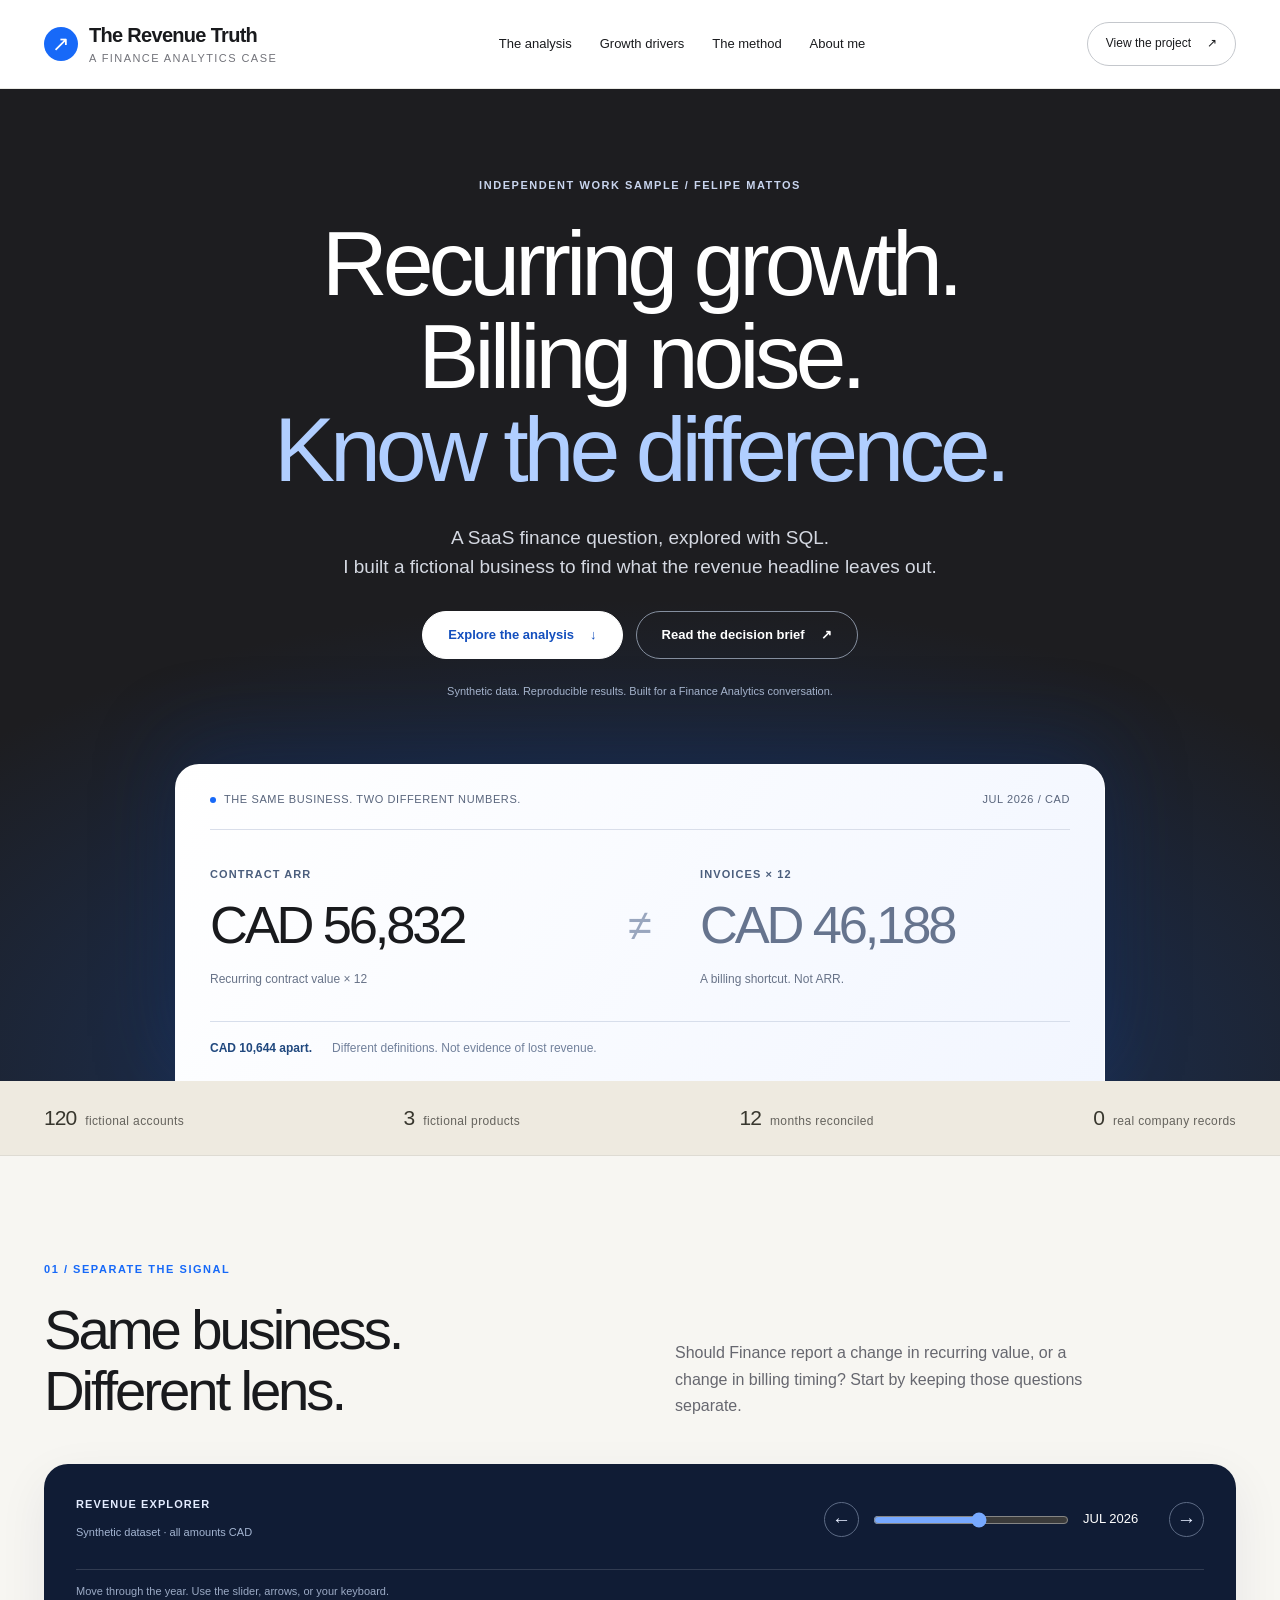
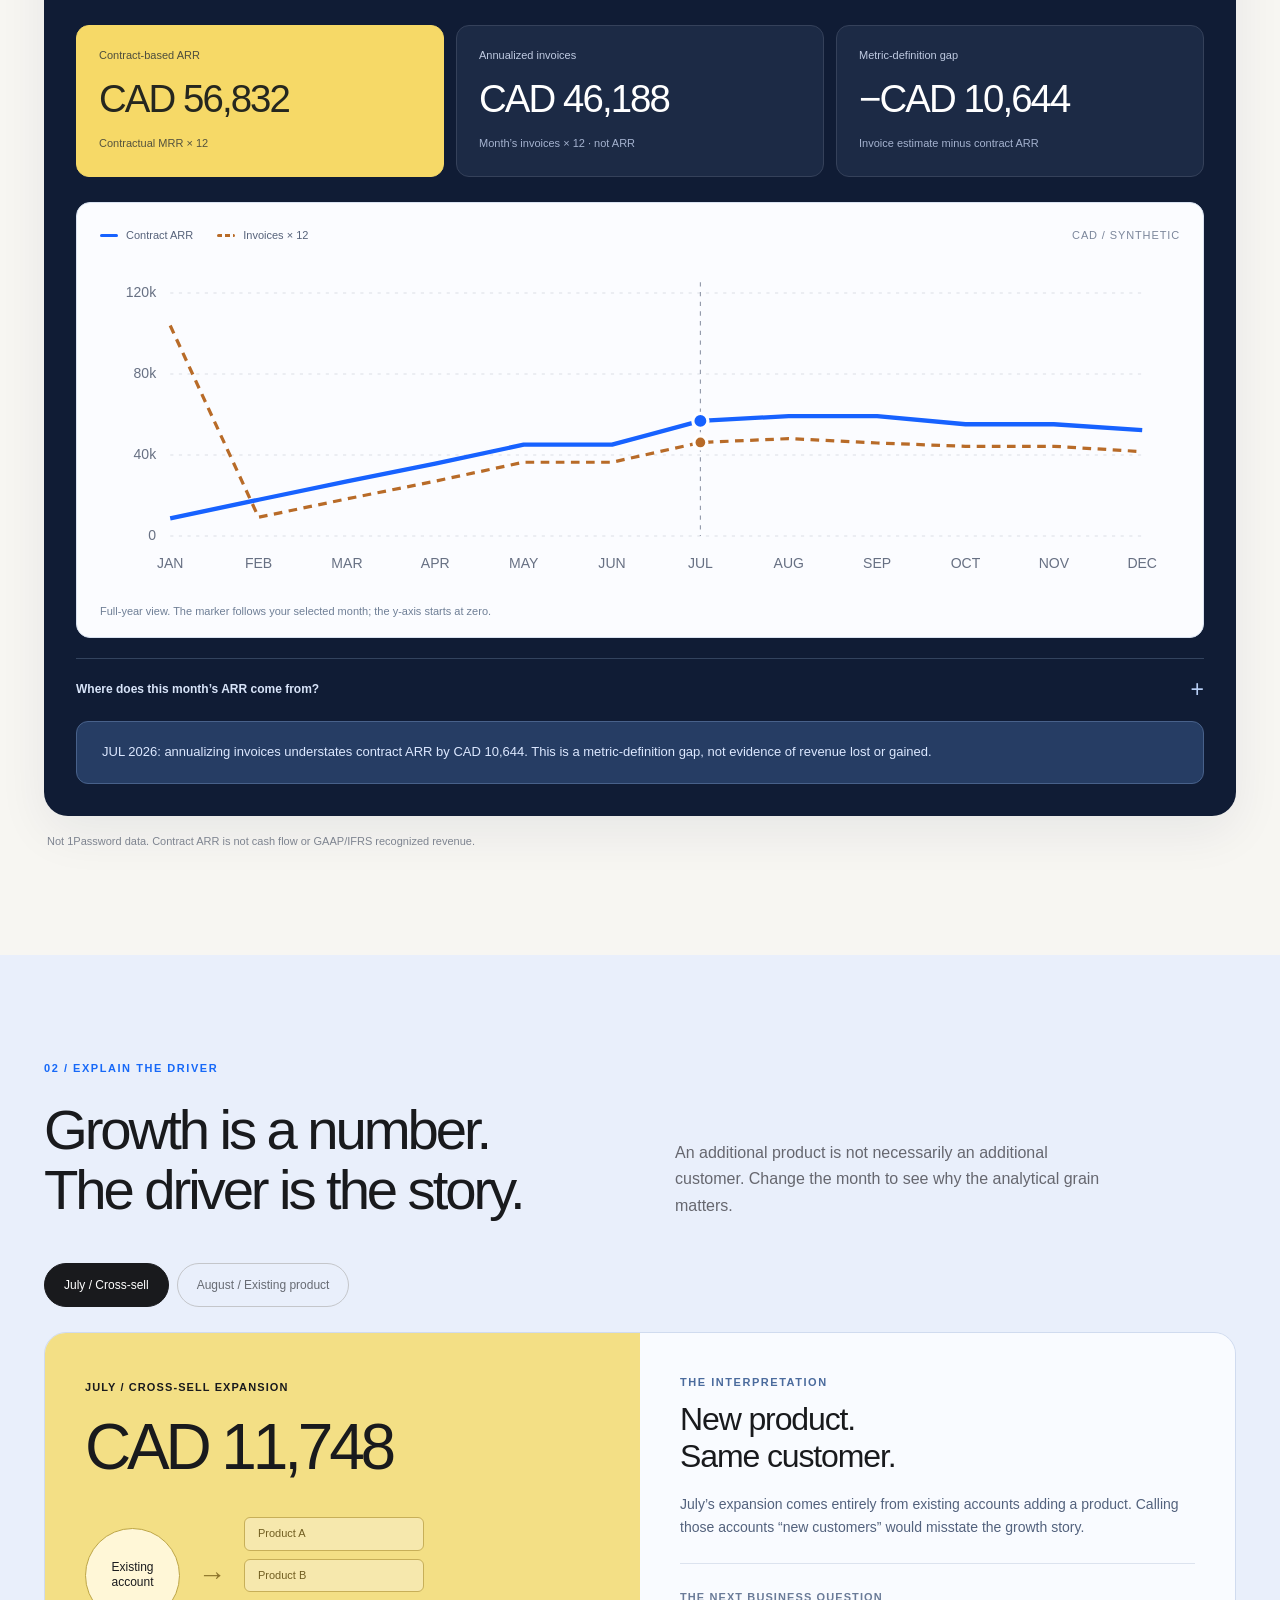
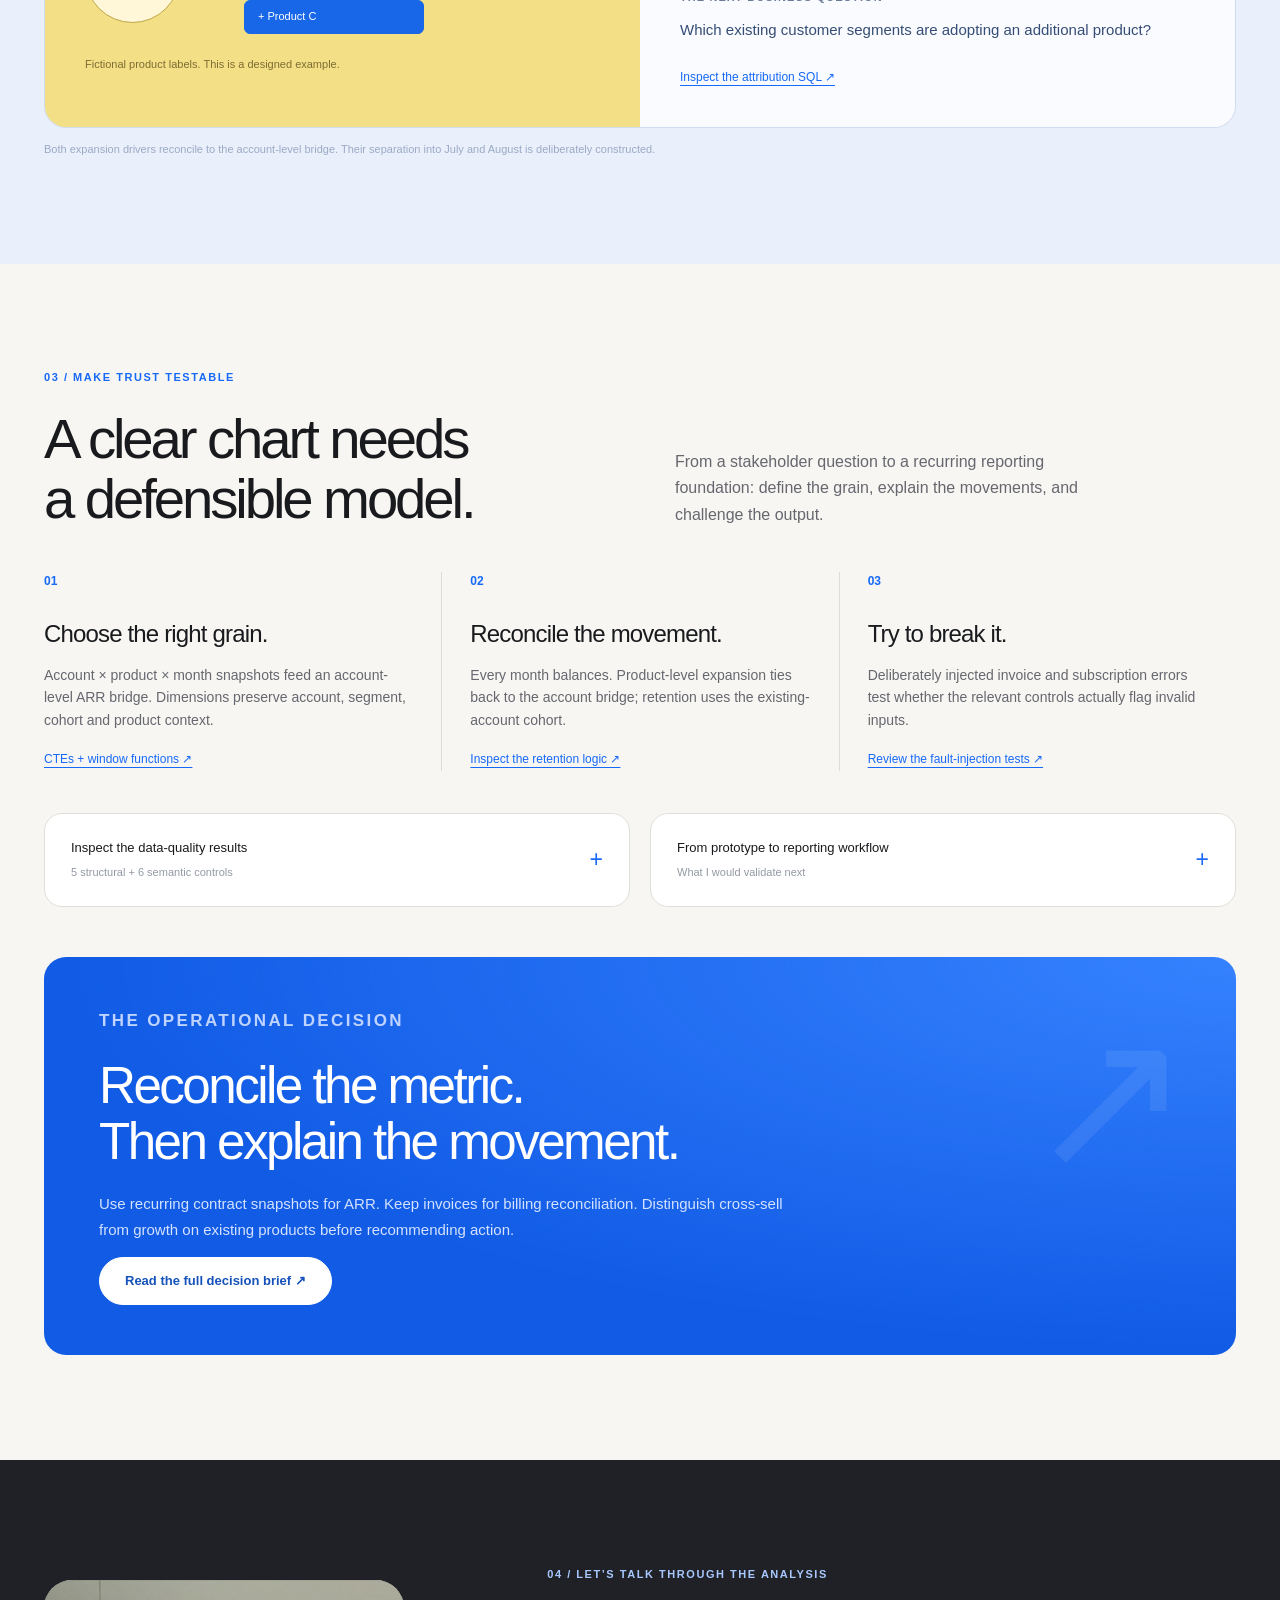
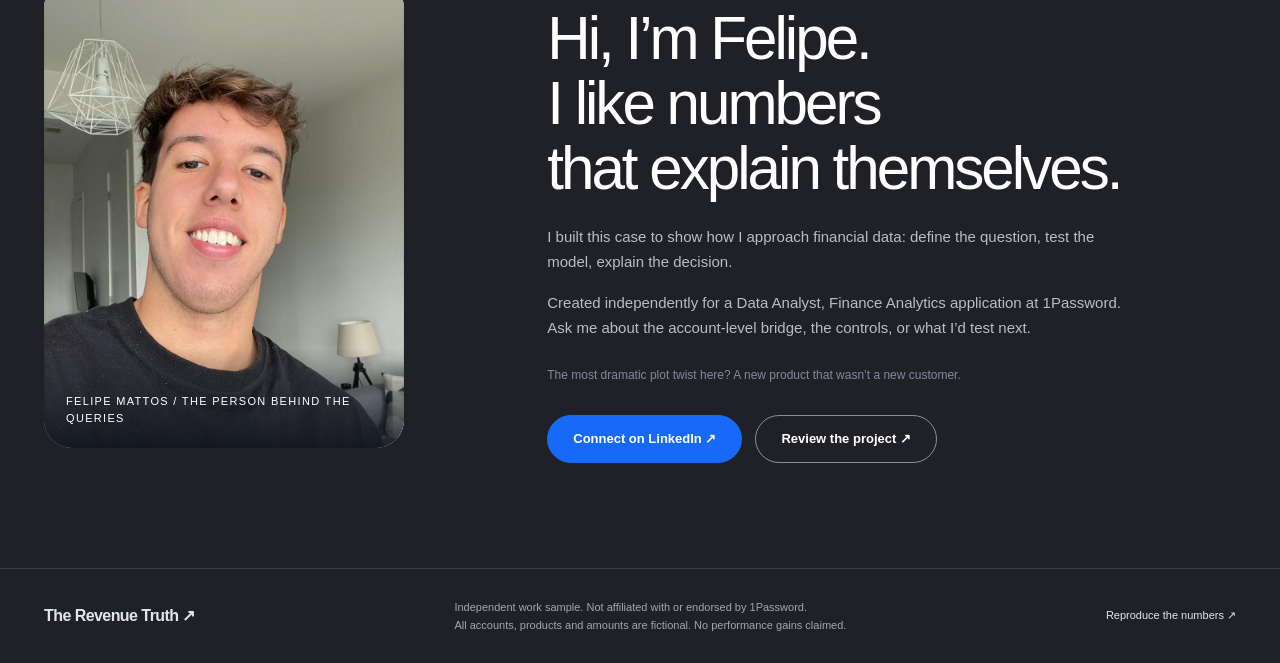
<file: index.html>
<!doctype html>
<html lang="en"><head><meta charset="utf-8"><meta name="viewport" content="width=device-width,initial-scale=1">
<meta name="theme-color" content="#1b1b20"><title>The Revenue Truth — Finance analytics by Felipe Mattos</title>
<meta name="description" content="A reproducible, interactive SaaS finance case study. Separate contract ARR from billing timing, explain expansion, and test the model. Independent work by Felipe Mattos.">
<style>:root{--paper:#f7f6f2;--white:#fff;--ink:#191a1d;--muted:#66676f;--blue:#1769f8;--blue-deep:#123c87;--navy:#101c35;--yellow:#f8d862;--line:#dcddd9;--radius:24px;--font:"Inter",Arial,Helvetica,sans-serif}*{box-sizing:border-box}html{scroll-behavior:smooth;scroll-padding-top:100px}body{margin:0;background:var(--paper);color:var(--ink);font:16px/1.6 var(--font);-webkit-font-smoothing:antialiased}button,input,select{font:inherit}button,a,input,summary{-webkit-tap-highlight-color:transparent}button{cursor:pointer}a{color:inherit;text-underline-offset:4px}img,svg{display:block;max-width:100%}h1,h2,h3,p{margin-top:0}h1,h2,h3{font-weight:500}h1,h2{letter-spacing:-.055em}h3{letter-spacing:-.035em}a:focus-visible,button:focus-visible,input:focus-visible,summary:focus-visible{outline:3px solid #3c8fff;outline-offset:5px}.wrap{width:min(1200px,calc(100% - 88px));margin-inline:auto}.sr-only{position:absolute;width:1px;height:1px;padding:0;margin:-1px;overflow:hidden;clip:rect(0,0,0,0);white-space:nowrap;border:0}.skip{position:fixed;left:20px;top:-90px;background:white;padding:12px 20px;border-radius:8px;z-index:100}.skip:focus{top:12px}.site-header{position:sticky;top:0;z-index:30;background:rgba(255,255,255,.96);border-bottom:1px solid #e9e9e4;backdrop-filter:blur(14px)}.site-header .wrap,.header-inner{height:88px;display:flex;align-items:center;justify-content:space-between;gap:32px}.brand{display:flex;align-items:center;gap:11px;text-decoration:none;font-weight:700;letter-spacing:-.035em;font-size:20px;line-height:1.15}.brand-mark{display:grid;place-items:center;width:34px;height:34px;border-radius:50%;background:var(--blue);color:#fff;font-size:21px;font-weight:500;flex:none}.nav{display:flex;align-items:center;gap:28px}.nav a{font-size:13px;text-decoration:none;font-weight:500}.nav a:hover{color:var(--blue)}.nav-cta{background:var(--ink);color:#fff!important;border-radius:50px;padding:11px 20px}.menu-toggle{display:none}.hero{background:radial-gradient(ellipse 85% 57% at 50% 100%,#154caa 0%,#1c2941 47%,#1d1d20 85%);color:white;padding:88px 0 0;overflow:hidden;text-align:center}.eyebrow{text-transform:uppercase;letter-spacing:.14em;font-size:11px;font-weight:650;line-height:1.5;margin-bottom:23px}.hero .eyebrow{color:#c9d5ee}.hero h1{font-size:clamp(58px,7.15vw,104px);line-height:1.02;max-width:1000px;margin:0 auto 26px;font-weight:400}.hero h1 em{font-style:normal;color:#a5c6ff}.hero-copy{font-size:19px;line-height:1.55;max-width:640px;margin:0 auto;color:#d4d8e1}.hero-actions{display:flex;justify-content:center;align-items:center;gap:13px;flex-wrap:wrap;margin-top:30px}.button{display:inline-flex;align-items:center;justify-content:center;gap:16px;min-height:48px;border:1px solid currentColor;border-radius:50px;padding:12px 25px;font-size:13px;font-weight:600;text-decoration:none;transition:background .2s,transform .2s}.button:hover{transform:translateY(-2px)}.button.primary{background:var(--blue);border-color:var(--blue);color:white}.hero .button.primary{background:white;border-color:white;color:#134fbe}.button.secondary{background:transparent;color:inherit;border-color:#858f9f}.hero-stage{position:relative;text-align:left;max-width:930px;margin:62px auto 0;padding:26px 34px 20px;background:linear-gradient(125deg,#fff 0%,#f2f6ff 100%);color:var(--ink);border:1px solid #ffffffa3;border-bottom:0;border-radius:24px 24px 0 0;box-shadow:0 -20px 80px #102d6660;transform:translateY(1px)}.stage-header{display:flex;align-items:center;justify-content:space-between;gap:20px;padding-bottom:18px;border-bottom:1px solid #d7deeb;font-size:11px;color:#5d6678;letter-spacing:.08em;text-transform:uppercase}.stage-status{display:inline-flex;gap:7px;align-items:center}.stage-status:before{content:"";width:6px;height:6px;border-radius:50%;background:var(--blue)}.hero-number{font-size:clamp(45px,5.2vw,70px);font-weight:500;line-height:1.2;letter-spacing:-.055em;margin:17px 0 0}.hero-comparison{font-size:13px;color:#5f6b7f}.hero-mini-chart{width:100%;height:120px;margin-top:10px}.hero-footnote{font-size:11px;color:#788298;margin:8px 0 0}.scope-strip{background:#eeeae0;border-bottom:1px solid #dedbd3;color:#65635d;padding:20px 0;font-size:11px;letter-spacing:.035em}.scope-strip .wrap{display:flex;align-items:center;justify-content:space-between;gap:18px;flex-wrap:wrap}.scope-strip strong{font-weight:600;color:#34332f}.section{padding:105px 0}.section-head{display:grid;grid-template-columns:1fr 1fr;gap:70px;align-items:end;margin-bottom:42px}.section-number{display:block;font-size:11px;font-weight:600;text-transform:uppercase;letter-spacing:.13em;color:var(--blue);margin-bottom:19px}.section h2{font-size:clamp(40px,4.4vw,64px);line-height:1.08;margin-bottom:0;max-width:720px}.section-intro{font-size:16px;line-height:1.65;color:var(--muted);max-width:440px;margin-bottom:2px}.analysis-shell{background:var(--navy);color:white;border-radius:var(--radius);padding:32px;box-shadow:0 16px 50px #13214012}.analysis-toolbar{display:flex;justify-content:space-between;align-items:center;gap:30px;padding-bottom:25px;border-bottom:1px solid #ffffff23}.analysis-toolbar h3{font-size:18px;margin:0}.analysis-toolbar p{font-size:11px;color:#b6bfd2;margin:4px 0 0}.month-control{display:flex;gap:12px;align-items:center;min-width:240px}.month-control label{font-size:11px;white-space:nowrap;color:#c1ccdf}.month-control select{color:#fff;background:#223251;border:1px solid #5b6b88;border-radius:8px;padding:9px 11px;min-height:44px}.month-control input{accent-color:#77a9ff;min-width:80px;width:140px}.month-control output{font-size:13px;white-space:nowrap;min-width:74px}.month-nav{display:flex;gap:5px}.month-nav button{height:36px;width:36px;background:transparent;border:1px solid #64708a;border-radius:50%;color:white}.metrics{display:grid;grid-template-columns:repeat(3,minmax(0,1fr));gap:12px;margin:25px 0}.metric{padding:21px 22px;background:#1c2a45;border:1px solid #35415a;border-radius:13px}.metric.highlight{background:#f6d967;border-color:#f6d967;color:#25271f}.metric-label{display:block;color:#bfcae1;font-size:11px;font-weight:500}.highlight .metric-label{color:#4d4d3d}.metric-value{display:block;font-size:clamp(28px,3.1vw,43px);font-weight:500;letter-spacing:-.05em;line-height:1.3;margin:9px 0 5px;font-variant-numeric:tabular-nums}.metric-note{font-size:11px;color:#a4b2cf;line-height:1.4}.highlight .metric-note{color:#55533e}.chart-area{background:#14213b;border:1px solid #34415b;border-radius:14px;padding:24px 23px 16px}.chart-legend{display:flex;align-items:center;gap:24px;flex-wrap:wrap;font-size:11px;color:#d0d8e8;margin-bottom:22px}.chart-legend span{display:inline-flex;gap:8px;align-items:center}.chart-legend i{width:18px;height:3px;display:inline-block;background:#70a5ff;border-radius:2px}.chart-legend span:nth-child(2) i{background:#f8d862}.chart-svg{width:100%;height:auto;overflow:visible}.chart-svg text{font-family:var(--font);font-size:11px;fill:#b1bdd4}.chart-note{font-size:11px;color:#9baac5;margin:13px 0 0}.bridge-grid{display:grid;grid-template-columns:repeat(5,minmax(0,1fr));gap:12px;margin-top:22px}.bridge-item{padding:13px 15px;border-top:1px solid #526078;font-size:11px;color:#aab8d3}.bridge-item strong{display:block;color:white;font-size:18px;letter-spacing:-.025em;font-weight:500;line-height:1.4;margin-top:5px;font-variant-numeric:tabular-nums}.insight{background:#e8efff;border-radius:12px;padding:20px 25px;color:#253d66;margin-top:20px;font-size:14px;line-height:1.6}.insight strong{color:#153d85}.growth-layout{display:grid;grid-template-columns:.75fr 1.25fr;gap:70px;align-items:start}.growth-switch{display:flex;gap:8px;flex-wrap:wrap;margin-bottom:25px}.growth-switch button{background:transparent;border:1px solid #c4c6ca;border-radius:50px;min-height:44px;padding:10px 19px;font-size:12px;color:#676b73}.growth-switch button[aria-selected=true],.growth-switch button[aria-pressed=true],.growth-switch button.is-active{background:var(--ink);border-color:var(--ink);color:white}.growth-panel{background:#e7edfc;border-radius:var(--radius);padding:34px;min-height:350px}.growth-amount{font-size:clamp(48px,6vw,80px);line-height:1.15;letter-spacing:-.065em;margin:12px 0}.growth-panel .eyebrow{color:#30528e;margin-bottom:10px}.growth-diagram{margin:28px 0 18px}.growth-diagram svg{width:100%;height:auto}.growth-copy{color:#53627d;font-size:14px;line-height:1.6}.growth-copy h3{font-size:25px;color:var(--ink);margin-bottom:12px}.growth-copy p{margin-bottom:16px}.growth-copy .button{font-size:12px}.process-grid{display:grid;grid-template-columns:repeat(3,1fr);gap:0;margin:42px 0}.process-step{padding:0 28px;border-left:1px solid var(--line)}.process-step:first-child{padding-left:0;border:0}.process-step:last-child{padding-right:0}.step-num{color:var(--blue);font-size:12px;font-weight:600;margin-bottom:24px;display:block}.process-step h3{font-size:24px;margin-bottom:10px}.process-step p{font-size:14px;color:var(--muted);line-height:1.6;margin-bottom:20px}.process-step a{font-size:12px;color:var(--blue);font-weight:500}.quality-panel{background:white;border:1px solid #dfdfda;border-radius:18px;padding:28px}.quality-head{display:flex;align-items:center;justify-content:space-between;gap:20px;margin-bottom:20px}.quality-head h3{font-size:21px;margin:0}.quality-head p{color:var(--muted);font-size:12px;margin:5px 0 0}.quality-list{display:grid;grid-template-columns:repeat(2,minmax(0,1fr));gap:0 36px}.quality-row{padding:12px 0;display:flex;justify-content:space-between;align-items:center;gap:20px;border-top:1px solid #ecece7;font-size:12px}.status-pill{display:inline-flex;align-items:center;gap:6px;font-size:11px;color:#19764f;background:#e8f3eb;border-radius:50px;padding:5px 10px;white-space:nowrap}.status-pill:before{content:"";width:5px;height:5px;border-radius:50%;background:currentColor}details{border-top:1px solid var(--line);padding:19px 0}summary{cursor:pointer;list-style:none;display:flex;justify-content:space-between;gap:25px;align-items:center;font-size:13px;font-weight:600}summary::-webkit-details-marker{display:none}summary:after{content:"+";font-size:23px;line-height:1;font-weight:400;color:var(--blue)}details[open] summary:after{content:"−"}details p{font-size:13px;color:var(--muted);margin:18px 0 0;max-width:850px}details a{color:var(--blue)}.sql-preview{white-space:pre-wrap;overflow-wrap:anywhere;background:#18233a;color:#c6ddff;border-radius:12px;padding:24px;font:12px/1.7 ui-monospace,SFMono-Regular,Consolas,monospace;margin:20px 0 0}.decision{background:#175fea;color:white;padding:83px 0}.decision-grid{display:grid;grid-template-columns:1.2fr .8fr;gap:80px;align-items:center}.decision .eyebrow{color:#bfd3ff}.decision h2{font-size:clamp(40px,4.5vw,64px);line-height:1.08;letter-spacing:-.05em;margin:0}.decision p{color:#d4e2ff;font-size:17px;margin:0;line-height:1.7}.decision .button{margin-top:24px;border-color:#8eb6ff}.about{padding:100px 0;background:#eae7df}.about-grid,.about>.wrap{display:grid;grid-template-columns:.7fr 1.3fr;gap:86px;align-items:center}.portrait-frame{position:relative;border-radius:28px;overflow:hidden;max-width:350px;aspect-ratio:4/5;background:#d7d6cd}.portrait-frame img{width:100%;height:100%;object-fit:cover;object-position:50% 42%}.portrait-frame:after{content:"";position:absolute;inset:0;border:1px solid #0000000d;border-radius:inherit;pointer-events:none}.about-copy h2{font-size:clamp(42px,4.6vw,64px);line-height:1.08;margin-bottom:22px;letter-spacing:-.05em}.about-copy p{font-size:16px;line-height:1.7;color:#64635d;max-width:590px}.about-copy .eyebrow{color:#514f48}.about-links{display:flex;gap:12px;flex-wrap:wrap;margin-top:26px}.about-links .button.secondary{border-color:#9a9991}.site-footer{background:#1d1d20;color:#a5a6ae;padding:32px 0}.footer-inner{display:flex;gap:35px;justify-content:space-between;align-items:center;font-size:11px}.footer-inner a{text-decoration:none;color:#e4e5ea}.disclaimer{font-size:11px;line-height:1.65;max-width:660px;color:#9699a4;margin:0}.reveal{opacity:1}.js .reveal{opacity:0;transform:translateY(20px);transition:opacity .7s ease,transform .7s ease}.js .reveal.in-view{opacity:1;transform:translateY(0)}@media(min-width:1450px){.hero{padding-top:105px}.hero h1{font-size:108px}.hero-stage{margin-top:70px}}@media(max-width:1000px){.wrap{width:calc(100% - 56px)}.nav{gap:18px}.hero{padding-top:70px}.hero h1{font-size:clamp(57px,8vw,80px)}.section-head{gap:35px}.growth-layout{gap:35px}.about-grid,.about>.wrap{gap:45px}.analysis-shell{padding:25px}.metric{padding:18px}.metric-value{font-size:32px}.decision-grid{gap:40px}}@media(max-width:760px){html{scroll-padding-top:85px}.wrap{width:calc(100% - 36px)}.site-header .wrap,.header-inner{height:74px}.brand{font-size:18px}.brand-mark{width:30px;height:30px;font-size:18px}.menu-toggle{display:flex;align-items:center;justify-content:center;background:none;border:1px solid #c7c8cb;border-radius:50px;min-width:64px;min-height:40px;padding:8px 14px;font-size:12px}.nav{display:none;position:absolute;top:74px;left:0;right:0;padding:20px 24px;background:white;border-bottom:1px solid #ddd;box-shadow:0 15px 25px #0000000a;flex-direction:column;align-items:stretch;gap:0}.nav.is-open{display:flex}.nav a{padding:12px}.nav-cta{text-align:center;margin-top:10px}.hero{padding-top:56px}.hero h1{font-size:clamp(45px,9.1vw,65px);letter-spacing:-.055em;line-height:1.06}.hero .eyebrow{font-size:11px;letter-spacing:.11em}.hero-copy{font-size:16px;max-width:520px}.hero-actions{margin-top:24px;gap:10px}.button{min-height:46px;padding:11px 20px;font-size:12px}.hero-stage{margin-top:44px;padding:20px 22px 16px;border-radius:18px 18px 0 0}.hero-number{font-size:48px}.hero-mini-chart{height:95px}.stage-header{font-size:11px;letter-spacing:.035em}.hero-comparison{font-size:12px}.hero-footnote{font-size:11px}.scope-strip{padding:16px 0}.scope-strip .wrap{justify-content:center;gap:7px 17px;font-size:11px}.section{padding:65px 0}.section-head{display:block;margin-bottom:30px}.section-number{margin-bottom:16px}.section h2{font-size:clamp(36px,7vw,49px);max-width:550px}.section-intro{margin-top:22px;font-size:15px;max-width:560px}.analysis-shell{padding:20px 16px;border-radius:18px}.analysis-toolbar{align-items:flex-start;gap:20px;flex-direction:column;padding-bottom:20px}.analysis-toolbar h3{font-size:17px}.month-control{width:100%;min-width:0;gap:10px}.month-control input{width:100%;min-width:70px}.month-control output{font-size:12px}.metrics{gap:8px;margin:20px 0}.metric{padding:16px 13px}.metric-label{font-size:11px}.metric-value{font-size:26px;margin:9px 0}.metric-note{font-size:11px}.chart-area{padding:18px 13px 12px}.chart-legend{font-size:11px;gap:16px;margin-bottom:16px}.chart-svg text{font-size:11px}.chart-note{font-size:11px}.bridge-grid{gap:7px}.bridge-item{padding:11px 5px;font-size:11px}.bridge-item strong{font-size:15px}.insight{padding:17px 19px;font-size:13px}.growth-layout{display:flex;flex-direction:column;gap:20px}.growth-layout>*{width:100%}.growth-panel{padding:25px;min-height:0}.growth-amount{font-size:61px}.growth-copy{font-size:14px}.growth-copy h3{font-size:23px}.growth-diagram{margin-top:22px}.process-grid{gap:24px;grid-template-columns:1fr;margin:30px 0}.process-step,.process-step:first-child,.process-step:last-child{padding:0 0 24px;border-left:0;border-bottom:1px solid var(--line)}.process-step:last-child{padding-bottom:0;border-bottom:0}.step-num{margin-bottom:12px}.process-step h3{font-size:24px;margin-bottom:9px}.process-step p{margin-bottom:12px}.quality-panel{padding:22px 18px}.quality-head{align-items:flex-start}.quality-head h3{font-size:20px}.quality-list{grid-template-columns:1fr}.quality-row{font-size:11px;gap:10px}.quality-row span:first-child{overflow-wrap:anywhere}.status-pill{font-size:11px;padding:4px 8px}.sql-preview{font-size:11px;padding:18px}.decision{padding:58px 0}.decision-grid{grid-template-columns:1fr;gap:25px}.decision h2{font-size:43px}.decision p{font-size:16px}.about{padding:64px 0}.about-grid,.about>.wrap{grid-template-columns:1fr;gap:32px}.portrait-frame{width:100%;max-width:290px;aspect-ratio:4/4.5}.about-copy h2{font-size:44px}.about-copy p{font-size:15px}.footer-inner{flex-direction:column;gap:20px;align-items:flex-start}.disclaimer{font-size:11px}}@media(max-width:480px){.wrap{width:calc(100% - 32px)}.hero h1{font-size:45px}.hero-copy{font-size:15px}.hero-stage{padding:18px}.stage-header{font-size:11px}.stage-status{letter-spacing:0}.hero-number{font-size:45px}.hero-mini-chart{height:84px}.hero-footnote{line-height:1.5}.metrics{grid-template-columns:1fr;gap:8px}.metric{display:grid;grid-template-columns:1fr auto;align-items:center;padding:15px 16px;gap:0 12px}.metric-label{font-size:11px}.metric-value{font-size:29px;grid-column:2;grid-row:1/3;margin:0;white-space:nowrap}.metric-note{font-size:11px;margin-top:4px;max-width:170px}.chart-legend{font-size:11px;gap:10px}.chart-svg{min-width:0}.bridge-grid{grid-template-columns:repeat(3,minmax(0,1fr));gap:5px 12px}.bridge-item{font-size:11px}.bridge-item strong{font-size:17px}.bridge-item:nth-child(4),.bridge-item:nth-child(5){grid-column:auto}.section h2{font-size:38px}.section-intro{font-size:14px}.growth-amount{font-size:56px}.growth-switch button{font-size:11px;padding:10px 16px}.quality-head{gap:12px}.quality-head h3{font-size:18px}.decision h2{font-size:40px}.about-copy h2{font-size:40px}.about-links .button{font-size:11px;padding:11px 17px}.brand{font-size:17px}}@media(prefers-reduced-motion:reduce){html{scroll-behavior:auto}*,*:before,*:after{animation:none!important;transition:none!important}.js .reveal{opacity:1;transform:none}.button:hover{transform:none}}
/* Alternate semantic names share the same visual system. */
.nav-toggle{display:none}.analysis-topbar{display:flex;justify-content:space-between;align-items:center;gap:30px;padding-bottom:25px;border-bottom:1px solid #ffffff23}.analysis-title h3{font-size:18px;margin:0}.analysis-title p{font-size:11px;color:#b6bfd2;margin:4px 0 0}.metric-grid{display:grid;grid-template-columns:repeat(3,minmax(0,1fr));gap:12px;margin:25px 0}.metric-accent{background:#f6d967!important;border-color:#f6d967!important;color:#25271f}.metric-accent .metric-label{color:#4d4d3d}.metric-accent .metric-note{color:#55533e}.chart-wrap{background:#14213b;border:1px solid #34415b;border-radius:14px;padding:24px 23px 16px}.chart-wrap>svg{width:100%;height:auto;overflow:visible}.chart-wrap text{font-family:var(--font);font-size:11px;fill:#b1bdd4}.legend-item{display:inline-flex;gap:8px;align-items:center}.insight-banner{background:#e8efff;border-radius:12px;padding:20px 25px;color:#253d66;margin-top:20px;font-size:14px;line-height:1.6}.section-heading{display:grid;grid-template-columns:1fr 1fr;gap:70px;align-items:end;margin-bottom:42px}.section-copy{font-size:16px;line-height:1.65;color:var(--muted);max-width:440px;margin-bottom:2px}.hero-visual{position:relative;text-align:left;max-width:930px;margin:62px auto 0;padding:26px 34px 20px;background:linear-gradient(125deg,#fff 0%,#f2f6ff 100%);color:var(--ink);border:1px solid #ffffffa3;border-bottom:0;border-radius:24px 24px 0 0;box-shadow:0 -20px 80px #102d6660;transform:translateY(1px)}.proof-strip{background:#eeeae0;border-bottom:1px solid #dedbd3;color:#65635d;padding:20px 0;font-size:11px;letter-spacing:.035em}.proof-strip .wrap{display:flex;align-items:center;justify-content:space-between;gap:18px;flex-wrap:wrap}.attribution-grid{display:grid;grid-template-columns:repeat(2,minmax(0,1fr));gap:20px}.attribution-card{padding:34px;background:#e7edfc;border-radius:24px}.attribution-card.is-blue{background:#e7edfc}.attribution-card.is-yellow{background:#f3e8b1}.figure{font-size:clamp(48px,5vw,72px);line-height:1.15;letter-spacing:-.065em;margin:12px 0}.mini-label{font-size:11px;letter-spacing:.1em;text-transform:uppercase;font-weight:600}.workflow-grid{display:grid;grid-template-columns:repeat(3,1fr);gap:0;margin:42px 0}.workflow-card{padding:0 28px;border-left:1px solid var(--line)}.workflow-card:first-child{padding-left:0;border:0}.workflow-card h3{font-size:24px;margin:0 0 10px}.workflow-card p{font-size:14px;color:var(--muted)}.code-link{font-size:12px;color:var(--blue);font-weight:500}.evidence-grid{display:grid;grid-template-columns:repeat(2,minmax(0,1fr));gap:20px}.evidence-card{background:white;border:1px solid #dfdfda;border-radius:18px;padding:28px}.evidence-card h3{font-size:21px;margin-bottom:12px}.evidence-card p{font-size:14px;color:var(--muted)}.decision-callout{background:#175fea;color:white;padding:83px 0}.decision-callout h2{font-size:clamp(40px,4.5vw,64px);line-height:1.08;letter-spacing:-.05em}.decision-callout p{color:#d4e2ff;font-size:17px;line-height:1.7}.decision-callout .eyebrow{color:#bfd3ff}.segmented{display:flex;gap:8px;flex-wrap:wrap}.segmented button{background:transparent;border:1px solid #c4c6ca;border-radius:50px;min-height:44px;padding:10px 19px;font-size:12px;color:#676b73}.segmented button[aria-selected=true],.segmented button[aria-pressed=true]{background:var(--ink);color:white;border-color:var(--ink)}@media(max-width:1000px){.section-heading{gap:35px}.hero-visual{margin-top:50px}.metric-grid{gap:10px}}@media(max-width:760px){.nav-toggle{display:flex;align-items:center;justify-content:center;background:none;border:1px solid #c7c8cb;border-radius:50px;min-width:64px;min-height:40px;padding:8px 14px;font-size:12px}.section-heading{display:block;margin-bottom:30px}.section-copy{margin-top:22px;font-size:15px;max-width:560px}.hero-visual{margin-top:44px;padding:20px 22px 16px;border-radius:18px 18px 0 0}.proof-strip{padding:16px 0}.proof-strip .wrap{justify-content:center;gap:7px 17px;font-size:11px}.analysis-topbar{align-items:flex-start;gap:20px;flex-direction:column;padding-bottom:20px}.analysis-title h3{font-size:17px}.metric-grid{gap:8px;margin:20px 0}.chart-wrap{padding:18px 13px 12px}.chart-wrap text{font-size:11px}.insight-banner{padding:17px 19px;font-size:13px}.attribution-grid{grid-template-columns:1fr}.attribution-card{padding:25px}.workflow-grid{gap:24px;grid-template-columns:1fr;margin:30px 0}.workflow-card,.workflow-card:first-child{padding:0 0 24px;border-left:0;border-bottom:1px solid var(--line)}.workflow-card:last-child{padding-bottom:0;border-bottom:0}.evidence-grid{grid-template-columns:1fr}.evidence-card{padding:22px 18px}.decision-callout{padding:58px 0}.decision-callout h2{font-size:43px}.decision-callout p{font-size:16px}}@media(max-width:480px){.hero-visual{padding:18px}.metric-grid{grid-template-columns:1fr;gap:8px}.section-copy{font-size:14px}.decision-callout h2{font-size:40px}}
/* Final integration: actual case-study template. */
.brand-sub{display:block;font-size:11px!important;font-weight:500;letter-spacing:.13em;color:#72737a;margin-top:5px}.header-cta{display:inline-flex;align-items:center;gap:16px;font-size:12px;text-decoration:none;padding:11px 18px;border:1px solid #c4c7cc;border-radius:50px;white-space:nowrap}.header-cta:hover{background:#f0f3f9}.nav a[aria-current=location]{color:var(--blue)}.hero h1>span{color:#b0ceff}.hero-note{font-size:11px;color:#aab8d0;margin:24px 0 0}.hero-visual-header{display:flex;align-items:center;justify-content:space-between;gap:20px;padding-bottom:20px;border-bottom:1px solid #d9deea;font-size:11px;letter-spacing:.055em;color:#59657c}.hero-visual-header>span:first-child{display:inline-flex;align-items:center;gap:8px}.live-dot{height:6px;width:6px;border-radius:50%;display:inline-block;background:#1769f8;flex:none}.hero-stat-grid{display:grid;grid-template-columns:1fr 80px 1fr;gap:20px;align-items:center;padding:30px 0}.hero-stat-grid>div>strong{display:block;font-size:clamp(37px,4.1vw,58px);font-weight:500;letter-spacing:-.06em;line-height:1.2;margin:9px 0 8px;white-space:nowrap}.hero-stat-grid>div>span:last-child{font-size:12px;color:#687388}.hero-stat-grid>div:last-child>strong{color:#66748e}.hero-stat-grid .mini-label{color:#4b5e7d}.hero-stat-gap{font-size:43px;text-align:center;color:#99a6be;font-weight:400}.hero-baseline{display:flex;gap:20px;align-items:center;padding:17px 0 4px;border-top:1px solid #d7deeb;font-size:12px;color:#71809b}.hero-gap{color:#20487e;font-weight:600}.proof-strip .proof-item{display:flex;gap:9px;align-items:baseline;font-size:12px}.proof-item strong{font-size:21px;font-weight:500;color:#38372e;letter-spacing:-.045em}.section-heading>.eyebrow,.section-heading .eyebrow{color:var(--blue)}.section-blue{background:#e9effb}.analysis-title .mini-label{display:block;color:#e4ecff;margin-bottom:5px}.data-label{font-size:11px;color:#a4b5d2}.month-control>button{display:grid;place-items:center;height:35px;width:35px;min-width:35px;padding:0;background:transparent;border:1px solid #5d6b85;border-radius:50%;color:#e5edff;font-size:19px;line-height:1}.month-control>button:hover:not(:disabled){background:#344761}.month-control>button:disabled{opacity:.3;cursor:default}.month-control{width:380px;min-width:280px}.month-control input{flex:1}.metric-value{font-size:clamp(27px,3vw,39px)}.chart-wrap{background:#fbfcff;border-color:#d9e2f0}.chart-wrap text{fill:#677083;font-size:13px}.chart-wrap .chart-legend{color:#56627a}.chart-legend .legend-dot.contract{background:#1762ff}.chart-legend .legend-dot.invoice{background:repeating-linear-gradient(90deg,#b86b28 0 5px,transparent 5px 8px);height:3px}.chart-unit{margin-left:auto;letter-spacing:.08em;color:#7b869b;font-size:11px}.chart-wrap .chart-note{color:#6f7f96}.outside-note{color:#7e8490;margin:17px 3px 0}.bridge-detail{border-color:#33435e;margin-top:20px;padding-bottom:0}.bridge-detail summary{color:#d8e4f9;font-size:12px}.bridge-detail summary:after{color:#b7cef4}.bridge-grid{grid-template-columns:repeat(6,minmax(0,1fr));gap:10px}.bridge-item{padding-inline:4px}.bridge-item strong{font-size:16px}.bridge-item:last-child strong{color:#f8d862}.retention-readout{display:flex;align-items:center;gap:20px;flex-wrap:wrap;padding:15px 0 0;font-size:11px;color:#aab8d3}.retention-readout strong{font-size:20px;color:#fff;font-weight:500}.insight-banner{background:#263d64;color:#dce8ff;border:1px solid #48618a;font-size:13px}.attribution-grid.growth-panel{padding:0;background:transparent;min-height:0;gap:0;border:1px solid #d0dbef;border-radius:22px;overflow:hidden}.attribution-card{border-radius:0;padding:40px}.attribution-card.is-yellow{background:#f3df85}.attribution-card.growth-copy{background:#f9fbff}.figure{display:block;font-weight:500;font-size:clamp(44px,5vw,68px);white-space:nowrap}.growth-diagram{display:flex;align-items:center;gap:18px;min-height:126px}.account-node{display:grid;place-items:center;text-align:center;line-height:1.3;width:95px;height:95px;border-radius:50%;background:#fff7d7;border:1px solid #bda544;font-size:12px;flex:none}.growth-diagram>span{font-size:28px;color:#8c742b}.product-nodes{display:flex;flex-direction:column;gap:8px;flex:1;max-width:180px}.product-nodes>span{padding:7px 13px;border:1px solid #c7af58;border-radius:6px;background:#f6e8ad;font-size:11px;color:#715e21}.product-nodes>.new-product{border:1px solid #1967e9;color:white;background:#1967e9}.existing-growth .new-product{background:#163b77;border-color:#163b77}.growth-panel .chart-note{color:#7d6d34;max-width:320px}.growth-copy>.eyebrow{color:#4b6b9d;font-size:11px}.growth-copy h3{font-size:32px;line-height:1.15;margin:0 0 18px;max-width:330px}.growth-copy>p{font-size:14px;line-height:1.65}.growth-question{margin:24px 0;padding-top:21px;border-top:1px solid #dce3ef}.growth-question .mini-label{font-size:11px;color:#6a7b98}.growth-question p{font-size:15px;color:#364d75;line-height:1.5;margin:11px 0 0}.evidence-card{padding:24px 26px;height:fit-content;border-top:1px solid #dfdfda}.evidence-card summary{font-weight:500;min-height:44px}.evidence-card summary small{display:block;color:#9399a4;font-size:11px;font-weight:400;margin-top:5px}.evidence-card summary>span:last-child{display:none}.bridge-detail summary>span:last-child{display:none}.evidence-card .quality-list{grid-template-columns:1fr;margin-top:20px}.quality-row{font-size:11px}.evidence-card .code-link{display:inline-block;margin-top:15px}.decision-callout{margin-top:50px;padding:50px 55px;border-radius:22px;position:relative;overflow:hidden;background:radial-gradient(ellipse at 100% 0,#3582ff,transparent 70%),#115be5}.decision-callout:before{content:"↗";position:absolute;right:42px;top:42px;color:#ffffff15;font-size:200px;line-height:1;font-weight:300;pointer-events:none}.decision-callout .eyebrow,.decision-callout h2,.decision-callout>p,.decision-callout>a{position:relative}.decision-callout h2{font-size:clamp(38px,4vw,56px);margin-bottom:22px;max-width:900px}.decision-callout>p:not(.eyebrow){max-width:710px;font-size:15px}.decision-callout .button.primary{background:white;border-color:white;color:#1552b9}.section-dark{background:#202126;color:white}.section-dark .about-grid{display:grid;grid-template-columns:.75fr 1.25fr;gap:90px;align-items:center}.section-dark .portrait-frame{max-width:360px;aspect-ratio:4/5.2}.portrait-caption{position:absolute;bottom:0;left:0;right:0;padding:45px 22px 20px;background:linear-gradient(transparent,#10141ee8);color:white;font-size:11px!important;line-height:1.6;letter-spacing:.12em}.section-dark .about-copy .eyebrow{color:#a7c8ff;font-size:11px}.section-dark .about-copy p{color:#b9bdc8;font-size:15px}.section-dark .about-copy .personal-note{color:#818a9d;font-size:12px;margin-top:24px}.section-dark .hero-actions{justify-content:flex-start}.section-dark .about-copy h2{font-size:clamp(42px,4.7vw,64px);font-weight:400}.site-footer{border-top:1px solid #3b3c45;background:#202126;padding:29px 0}.footer-inner>.brand{font-size:16px;white-space:nowrap}.footer-inner>p{font-size:11px;line-height:1.65;max-width:440px;margin:0}.footer-inner>a:last-child{font-size:11px;white-space:nowrap}@media(max-width:1080px){.site-header .wrap{gap:20px}.nav{gap:20px}.header-cta{padding:10px 14px;font-size:11px}.brand{font-size:18px}.hero-stat-grid>div>strong{font-size:46px}.attribution-card{padding:30px}.section-dark .about-grid{gap:50px}.bridge-item strong{font-size:14px}}@media(max-width:900px){.header-cta{display:none}.site-header .wrap{justify-content:space-between}.hero-stat-grid{grid-template-columns:1fr 40px 1fr}.hero-stat-grid>div>strong{font-size:39px}.hero-visual-header{font-size:11px}.analysis-topbar{gap:20px}.month-control{width:325px;min-width:0}.metric-value{font-size:28px}.figure{font-size:49px}.growth-diagram{gap:12px}.account-node{width:80px;height:80px}.section-dark .about-grid{gap:40px}}@media(max-width:760px){.brand-sub{font-size:11px!important;margin-top:4px}.hero-note{font-size:11px;max-width:280px;margin-inline:auto}.hero-visual-header{font-size:11px;gap:12px;letter-spacing:0;align-items:flex-start}.hero-visual-header>span:last-child{white-space:nowrap}.hero-stat-grid{padding:23px 0;gap:8px;grid-template-columns:1fr 28px 1fr}.hero-stat-grid>div>strong{font-size:36px}.hero-stat-grid .mini-label{font-size:11px;letter-spacing:.055em}.hero-stat-grid>div>span:last-child{font-size:11px;display:block}.hero-stat-gap{font-size:28px}.hero-baseline{font-size:11px;gap:7px;flex-wrap:wrap}.proof-strip .proof-item{font-size:11px;gap:6px}.proof-item strong{font-size:18px}.proof-strip .wrap{gap:12px 28px}.month-control{width:100%}.analysis-topbar{gap:19px}.chart-unit{font-size:11px}.bridge-grid{grid-template-columns:repeat(3,minmax(0,1fr));gap:7px 12px}.bridge-item strong{font-size:16px}.retention-readout{gap:8px 15px}.retention-readout>span:last-child{width:100%}.attribution-grid.growth-panel{gap:0}.attribution-card{padding:28px}.figure{font-size:58px}.growth-copy h3{font-size:28px}.account-node{width:86px;height:86px}.growth-diagram{max-width:360px}.decision-callout{padding:34px 27px;margin-top:30px}.decision-callout h2{font-size:36px}.decision-callout:before{font-size:160px;right:17px;top:30px}.section-dark .about-grid{grid-template-columns:1fr;gap:37px}.section-dark .portrait-frame{max-width:300px;aspect-ratio:4/4.8}.section-dark .about-copy h2{font-size:44px}.footer-inner{gap:20px}.footer-inner>p{font-size:11px}}@media(max-width:480px){.hero-stat-grid{grid-template-columns:1fr;gap:0;padding:24px 0 20px}.hero-stat-grid>div>strong{font-size:44px;margin:7px 0}.hero-stat-grid>div{min-width:0}.hero-stat-grid>div:first-child{padding-bottom:17px;border-bottom:1px solid #d7deeb}.hero-stat-grid>div:last-child{padding-top:17px}.hero-stat-gap{display:none}.hero-stat-grid>div:last-child>strong{font-size:37px}.hero-visual-header{font-size:11px;line-height:1.5}.hero-visual-header>span:first-child{align-items:baseline;gap:5px;max-width:210px}.hero-visual-header>span:last-child{max-width:57px;white-space:normal;text-align:right}.hero-baseline{display:block;font-size:11px}.hero-baseline>span{display:block}.hero-baseline .hero-gap{margin-bottom:4px}.proof-strip .wrap{display:grid;grid-template-columns:1fr 1fr;gap:11px 15px}.proof-strip .proof-item{gap:7px}.chart-legend{gap:13px}.chart-unit{display:none}.chart-wrap{padding:17px 10px 13px}.chart-wrap .chart-note{font-size:11px}.chart-wrap text{font-size:17px}.metric-value{font-size:28px}.metric-note{font-size:11px}.analysis-title .mini-label{font-size:11px}.data-label{font-size:11px}.month-control{gap:10px}.month-control output{font-size:11px;min-width:72px}.month-control>button{width:34px;height:34px;min-width:34px}.attribution-card{padding:26px 22px}.figure{font-size:48px}.growth-switch{gap:7px}.growth-switch button{padding:10px 14px}.growth-copy h3{font-size:28px}.growth-question p{font-size:14px}.quality-row{gap:10px}.decision-callout{padding:31px 23px}.decision-callout h2{font-size:33px}.decision-callout>p:not(.eyebrow){font-size:14px}.decision-callout .button{font-size:11px;padding:11px 16px}.section-dark .about-copy h2{font-size:40px}.portrait-caption{padding:45px 18px 16px;font-size:11px!important}}
@media(max-width:760px){.chart-wrap{overflow-x:auto;overscroll-behavior-inline:contain;scrollbar-color:#a7bad8 #eef2f9;scrollbar-width:thin}.chart-wrap>svg{min-width:800px;max-width:none;width:100%;height:auto}.chart-wrap text{font-size:15px}.chart-wrap .chart-legend{min-width:350px}.chart-wrap>.chart-note{position:sticky;left:0;max-width:calc(100vw - 120px)}.metric-note{font-size:11px}}
.chart-mobile-hint{display:none}@media(max-width:760px){.chart-mobile-hint{display:block;color:#c0cde5;font-size:12px;margin:12px 0 0}}
@media(max-width:760px){.chart-legend .chart-unit{display:none}.chart-wrap .chart-legend{min-width:0;white-space:nowrap}}
.product-nodes [hidden]{display:none}.existing-growth .product-nodes span:first-child{background:#163b77;border-color:#163b77;color:white}
</style></head><body>
<a class="skip" href="#analysis">Skip to the analysis</a>
<header class="site-header"><div class="wrap header-inner"><a class="brand" href="#top" aria-label="The Revenue Truth, back to top"><span class="brand-mark" aria-hidden="true">↗</span><span>The Revenue Truth<span class="brand-sub">A FINANCE ANALYTICS CASE</span></span></a><button class="nav-toggle" aria-expanded="false" aria-controls="navigation" aria-label="Open navigation">Menu <span aria-hidden="true">＋</span></button><nav class="nav" id="navigation" aria-label="Main navigation"><a href="#analysis">The analysis</a><a href="#growth">Growth drivers</a><a href="#method">The method</a><a href="#about">About me</a></nav><a class="header-cta" href="https://github.com/felipervm/saas-revenue-integrity">View the project <span aria-hidden="true">↗</span></a></div></header>
<main><section class="hero" id="top"><div class="wrap"><p class="eyebrow">INDEPENDENT WORK SAMPLE / FELIPE MATTOS</p><h1>Recurring growth.<br>Billing noise.<br><span>Know the difference.</span></h1><p class="hero-copy">A SaaS finance question, explored with SQL.<br>I built a fictional business to find what the revenue headline leaves out.</p><div class="hero-actions"><a class="button primary" href="#analysis">Explore the analysis <span aria-hidden="true">↓</span></a><a class="button secondary" href="https://github.com/felipervm/saas-revenue-integrity/blob/main/docs/decision_brief.md">Read the decision brief <span aria-hidden="true">↗</span></a></div><p class="hero-note">Synthetic data. Reproducible results. Built for a Finance Analytics conversation.</p>
<div class="hero-visual" aria-label="July synthetic dataset comparison"><div class="hero-visual-header"><span><i class="live-dot" aria-hidden="true"></i> THE SAME BUSINESS. TWO DIFFERENT NUMBERS.</span><span>JUL 2026 / CAD</span></div><div class="hero-stat-grid"><div><span class="mini-label">CONTRACT ARR</span><strong data-hero="arr">CAD 56,832</strong><span>Recurring contract value × 12</span></div><div class="hero-stat-gap" aria-hidden="true">≠</div><div><span class="mini-label">INVOICES × 12</span><strong data-hero="invoice">CAD 46,188</strong><span>A billing shortcut. Not ARR.</span></div></div><div class="hero-baseline"><span class="hero-gap">CAD 10,644 apart.</span><span>Different definitions. Not evidence of lost revenue.</span></div></div>
</div></section>
<div class="proof-strip"><div class="wrap"><div class="proof-item"><strong>120</strong><span>fictional accounts</span></div><div class="proof-item"><strong>3</strong><span>fictional products</span></div><div class="proof-item"><strong>12</strong><span>months reconciled</span></div><div class="proof-item"><strong>0</strong><span>real company records</span></div></div></div>
<section class="section section-light" id="analysis"><div class="wrap"><div class="section-heading"><div><p class="eyebrow">01 / SEPARATE THE SIGNAL</p><h2>Same business.<br>Different lens.</h2></div><p class="section-copy">Should Finance report a change in recurring value, or a change in billing timing? Start by keeping those questions separate.</p></div>
<div class="analysis-shell"><div class="analysis-topbar"><div class="analysis-title"><span class="mini-label">REVENUE EXPLORER</span><span class="data-label">Synthetic dataset · all amounts CAD</span></div><div class="month-control"><button id="previous-month" aria-label="Previous month">←</button><label class="sr-only" for="month-slider">Reporting month</label><input id="month-slider" type="range" min="0" max="11" value="6" step="1" aria-describedby="month-help"><output id="month-label" for="month-slider">JUL 2026</output><button id="next-month" aria-label="Next month">→</button></div></div><p id="month-help" class="chart-note">Move through the year. Use the slider, arrows, or your keyboard.</p>
<div class="metric-grid"><div class="metric metric-accent"><span class="metric-label">Contract-based ARR</span><strong class="metric-value" id="arr">—</strong><span class="metric-note">Contractual MRR × 12</span></div><div class="metric"><span class="metric-label">Annualized invoices</span><strong class="metric-value" id="invoices">—</strong><span class="metric-note">Month’s invoices × 12 · not ARR</span></div><div class="metric"><span class="metric-label">Metric-definition gap</span><strong class="metric-value" id="difference">—</strong><span class="metric-note">Invoice estimate minus contract ARR</span></div></div>
<div class="chart-wrap"><div class="chart-legend"><span class="legend-item"><i class="legend-dot contract"></i> Contract ARR</span><span class="legend-item"><i class="legend-dot invoice"></i> Invoices × 12</span><span class="chart-unit">CAD / SYNTHETIC</span></div><svg id="trend-chart" viewBox="0 0 1000 300" role="img" aria-labelledby="trend-title trend-description"><title id="trend-title">Contract ARR compared with annualized invoices</title><desc id="trend-description">All twelve months, with the selected month highlighted. An invoice spike in January does not represent recurring growth.</desc><g id="chart-grid"></g><path id="arr-path" fill="none" stroke="#1762ff" stroke-width="4" stroke-linejoin="round"/><path id="invoice-path" fill="none" stroke="#b86b28" stroke-width="3" stroke-dasharray="8 6" stroke-linejoin="round"/><g id="chart-selection"></g></svg><p class="chart-note">Full-year view. The marker follows your selected month; the y-axis starts at zero.</p></div>
<p class="chart-mobile-hint">Swipe the chart sideways to explore the full year.</p>
<details class="bridge-detail"><summary>Where does this month’s ARR come from? <span aria-hidden="true">＋</span></summary><div id="bridge" class="bridge-grid" aria-label="ARR bridge equation"></div><p class="chart-note">Opening + new + expansion − contraction − churn = closing. Account-level bridge.</p><div class="retention-readout"><span>Monthly net revenue retention</span><strong id="retention">—</strong><span>Existing-account cohort only; not trailing-12-month NRR.</span></div></details>
<div class="insight-banner" id="insight" role="status" aria-live="polite"></div></div><p class="chart-note outside-note">Not 1Password data. Contract ARR is not cash flow or GAAP/IFRS recognized revenue.</p>
</div></section>
<section class="section section-blue" id="growth"><div class="wrap"><div class="section-heading"><div><p class="eyebrow">02 / EXPLAIN THE DRIVER</p><h2>Growth is a number.<br>The driver is the story.</h2></div><p class="section-copy">An additional product is not necessarily an additional customer. Change the month to see why the analytical grain matters.</p></div><div class="growth-switch segmented" role="group" aria-label="Choose an expansion example"><button type="button" data-growth="6" aria-pressed="true">July / Cross-sell</button><button type="button" data-growth="7" aria-pressed="false">August / Existing product</button></div><div class="attribution-grid growth-panel" aria-live="polite"><div class="attribution-card is-yellow"><span class="mini-label" id="growth-label">JULY / CROSS-SELL EXPANSION</span><strong class="figure" id="growth-amount">CAD 11,748</strong><div class="growth-diagram" id="growth-diagram" aria-label="Existing account adds a product"><div class="account-node">Existing<br>account</div><span aria-hidden="true">→</span><div class="product-nodes"><span>Product A</span><span>Product B</span><span class="new-product">+ Product C</span></div></div><p class="chart-note">Fictional product labels. This is a designed example.</p></div><div class="attribution-card growth-copy"><p class="eyebrow">THE INTERPRETATION</p><h3 id="growth-title">New product.<br>Same customer.</h3><p id="growth-description">July’s expansion comes entirely from existing accounts adding a product. Calling those accounts “new customers” would misstate the growth story.</p><div class="growth-question"><span class="mini-label">THE NEXT BUSINESS QUESTION</span><p id="growth-question">Which existing customer segments are adopting an additional product?</p></div><a class="code-link" href="https://github.com/felipervm/saas-revenue-integrity/blob/main/sql/05_expansion_attribution.sql">Inspect the attribution SQL ↗</a></div></div><p class="chart-note">Both expansion drivers reconcile to the account-level bridge. Their separation into July and August is deliberately constructed.</p></div></section>
<section class="section section-light" id="method"><div class="wrap"><div class="section-heading"><div><p class="eyebrow">03 / MAKE TRUST TESTABLE</p><h2>A clear chart needs<br>a defensible model.</h2></div><p class="section-copy">From a stakeholder question to a recurring reporting foundation: define the grain, explain the movements, and challenge the output.</p></div><div class="workflow-grid"><article class="workflow-card"><span class="step-num">01</span><h3>Choose the right grain.</h3><p>Account × product × month snapshots feed an account-level ARR bridge. Dimensions preserve account, segment, cohort and product context.</p><a class="code-link" href="https://github.com/felipervm/saas-revenue-integrity/blob/main/sql/01_arr_bridge.sql">CTEs + window functions ↗</a></article><article class="workflow-card"><span class="step-num">02</span><h3>Reconcile the movement.</h3><p>Every month balances. Product-level expansion ties back to the account bridge; retention uses the existing-account cohort.</p><a class="code-link" href="https://github.com/felipervm/saas-revenue-integrity/blob/main/sql/04_retention.sql">Inspect the retention logic ↗</a></article><article class="workflow-card"><span class="step-num">03</span><h3>Try to break it.</h3><p>Deliberately injected invoice and subscription errors test whether the relevant controls actually flag invalid inputs.</p><a class="code-link" href="https://github.com/felipervm/saas-revenue-integrity/blob/main/tests/test_finance.py">Review the fault-injection tests ↗</a></article></div>
<div class="evidence-grid"><details class="evidence-card"><summary><span>Inspect the data-quality results<small>5 structural + 6 semantic controls</small></span><span aria-hidden="true">＋</span></summary><div id="quality-results" class="quality-list"></div><p class="chart-note">Results on the clean generated dataset. Passing these rules does not prove coverage of production data.</p><a class="code-link" href="https://github.com/felipervm/saas-revenue-integrity/blob/main/sql/06_semantic_controls.sql">Read the semantic controls ↗</a></details><details class="evidence-card"><summary><span>From prototype to reporting workflow<small>What I would validate next</small></span><span aria-hidden="true">＋</span></summary><p>Confirm metric definitions and materiality with Finance. Test contract amendments, currencies, refunds, reactivations, and recognition policies before production use.</p><p>This prototype uses Python, SQLite, SQL and browser JavaScript. A Hex dashboard and dbt or enterprise-source integrations would be next steps, not completed work.</p><p><strong>Proposed AI-assisted reporting:</strong> provide validated aggregates and approved definitions, draft the narrative, then have an analyst verify every figure and causal statement before distribution. No confidential customer data in unapproved tools.</p><p class="chart-note">This workflow is proposed. No AI service is connected to this page.</p></details></div>
<div class="decision-callout"><p class="eyebrow">THE OPERATIONAL DECISION</p><h2>Reconcile the metric.<br>Then explain the movement.</h2><p>Use recurring contract snapshots for ARR. Keep invoices for billing reconciliation. Distinguish cross-sell from growth on existing products before recommending action.</p><a class="button primary" href="https://github.com/felipervm/saas-revenue-integrity/blob/main/docs/decision_brief.md">Read the full decision brief ↗</a></div></div></section>
<section class="section section-dark" id="about"><div class="wrap about-grid"><div class="portrait-frame"><img src="[data-uri]" width="900" height="1600" loading="lazy" alt="Felipe Mattos smiling"><span class="portrait-caption">FELIPE MATTOS / THE PERSON BEHIND THE QUERIES</span></div><div class="about-copy"><p class="eyebrow">04 / LET’S TALK THROUGH THE ANALYSIS</p><h2>Hi, I’m Felipe.<br>I like numbers<br>that explain themselves.</h2><p>I built this case to show how I approach financial data: define the question, test the model, explain the decision.</p><p>Created independently for a Data Analyst, Finance Analytics application at 1Password. Ask me about the account-level bridge, the controls, or what I’d test next.</p><p class="personal-note">The most dramatic plot twist here? A new product that wasn’t a new customer.</p><div class="hero-actions"><a class="button primary" href="https://www.linkedin.com/in/felipervm/">Connect on LinkedIn ↗</a><a class="button secondary" href="https://github.com/felipervm/saas-revenue-integrity">Review the project ↗</a></div></div></div></section></main>
<footer class="site-footer"><div class="wrap footer-inner"><a class="brand" href="#top">The Revenue Truth ↗</a><p>Independent work sample. Not affiliated with or endorsed by 1Password.<br>All accounts, products and amounts are fictional. No performance gains claimed.</p><a href="https://github.com/felipervm/saas-revenue-integrity/blob/main/data/analysis.json">Reproduce the numbers ↗</a></div></footer>
<script id="results" type="application/json">{"metadata":{"dataset":"Synthetic fictional SaaS accounts and products \u2014 NOT 1Password internal data","seed":20261015,"accounts":120,"period":"Jan\u2013Dec 2026","currency":"CAD","pricing":"illustrative only"},"results":{"01_arr_bridge":[{"month":"2026-01","opening_arr":0,"new_arr":8664,"expansion_arr":0,"contraction_arr":0,"churn_arr":0,"closing_arr":8664},{"month":"2026-02","opening_arr":8664,"new_arr":9240,"expansion_arr":0,"contraction_arr":0,"churn_arr":0,"closing_arr":17904},{"month":"2026-03","opening_arr":17904,"new_arr":9084,"expansion_arr":0,"contraction_arr":0,"churn_arr":0,"closing_arr":26988},{"month":"2026-04","opening_arr":26988,"new_arr":8772,"expansion_arr":0,"contraction_arr":0,"churn_arr":0,"closing_arr":35760},{"month":"2026-05","opening_arr":35760,"new_arr":9324,"expansion_arr":0,"contraction_arr":0,"churn_arr":0,"closing_arr":45084},{"month":"2026-06","opening_arr":45084,"new_arr":0,"expansion_arr":0,"contraction_arr":0,"churn_arr":0,"closing_arr":45084},{"month":"2026-07","opening_arr":45084,"new_arr":0,"expansion_arr":11748,"contraction_arr":0,"churn_arr":0,"closing_arr":56832},{"month":"2026-08","opening_arr":56832,"new_arr":0,"expansion_arr":2376,"contraction_arr":0,"churn_arr":0,"closing_arr":59208},{"month":"2026-09","opening_arr":59208,"new_arr":0,"expansion_arr":0,"contraction_arr":0,"churn_arr":0,"closing_arr":59208},{"month":"2026-10","opening_arr":59208,"new_arr":0,"expansion_arr":0,"contraction_arr":0,"churn_arr":4020,"closing_arr":55188},{"month":"2026-11","opening_arr":55188,"new_arr":0,"expansion_arr":0,"contraction_arr":0,"churn_arr":0,"closing_arr":55188},{"month":"2026-12","opening_arr":55188,"new_arr":0,"expansion_arr":0,"contraction_arr":0,"churn_arr":2880,"closing_arr":52308}],"02_billing_distortion":[{"month":"2026-01","contract_arr":8664,"invoices_cad":8664,"naive_annualized_invoices":103968,"invoice_vs_arr_delta":95304},{"month":"2026-02","contract_arr":17904,"invoices_cad":770,"naive_annualized_invoices":9240,"invoice_vs_arr_delta":-8664},{"month":"2026-03","contract_arr":26988,"invoices_cad":1527,"naive_annualized_invoices":18324,"invoice_vs_arr_delta":-8664},{"month":"2026-04","contract_arr":35760,"invoices_cad":2258,"naive_annualized_invoices":27096,"invoice_vs_arr_delta":-8664},{"month":"2026-05","contract_arr":45084,"invoices_cad":3035,"naive_annualized_invoices":36420,"invoice_vs_arr_delta":-8664},{"month":"2026-06","contract_arr":45084,"invoices_cad":3035,"naive_annualized_invoices":36420,"invoice_vs_arr_delta":-8664},{"month":"2026-07","contract_arr":56832,"invoices_cad":3849,"naive_annualized_invoices":46188,"invoice_vs_arr_delta":-10644},{"month":"2026-08","contract_arr":59208,"invoices_cad":4007,"naive_annualized_invoices":48084,"invoice_vs_arr_delta":-11124},{"month":"2026-09","contract_arr":59208,"invoices_cad":3827,"naive_annualized_invoices":45924,"invoice_vs_arr_delta":-13284},{"month":"2026-10","contract_arr":55188,"invoices_cad":3692,"naive_annualized_invoices":44304,"invoice_vs_arr_delta":-10884},{"month":"2026-11","contract_arr":55188,"invoices_cad":3692,"naive_annualized_invoices":44304,"invoice_vs_arr_delta":-10884},{"month":"2026-12","contract_arr":52308,"invoices_cad":3472,"naive_annualized_invoices":41664,"invoice_vs_arr_delta":-10644}],"03_quality_checks":[{"check_name":"duplicate_subscription_grain","failures":0},{"check_name":"negative_or_inactive_mrr","failures":0},{"check_name":"unknown_product","failures":0},{"check_name":"orphan_invoice","failures":0},{"check_name":"invalid_month","failures":0}],"04_retention":[{"month":"2026-01","retained_cohort_opening_arr":0,"retained_cohort_closing_arr":0,"monthly_net_revenue_retention_pct":null},{"month":"2026-02","retained_cohort_opening_arr":8664,"retained_cohort_closing_arr":8664,"monthly_net_revenue_retention_pct":100.0},{"month":"2026-03","retained_cohort_opening_arr":17904,"retained_cohort_closing_arr":17904,"monthly_net_revenue_retention_pct":100.0},{"month":"2026-04","retained_cohort_opening_arr":26988,"retained_cohort_closing_arr":26988,"monthly_net_revenue_retention_pct":100.0},{"month":"2026-05","retained_cohort_opening_arr":35760,"retained_cohort_closing_arr":35760,"monthly_net_revenue_retention_pct":100.0},{"month":"2026-06","retained_cohort_opening_arr":45084,"retained_cohort_closing_arr":45084,"monthly_net_revenue_retention_pct":100.0},{"month":"2026-07","retained_cohort_opening_arr":45084,"retained_cohort_closing_arr":56832,"monthly_net_revenue_retention_pct":126.06},{"month":"2026-08","retained_cohort_opening_arr":56832,"retained_cohort_closing_arr":59208,"monthly_net_revenue_retention_pct":104.18},{"month":"2026-09","retained_cohort_opening_arr":59208,"retained_cohort_closing_arr":59208,"monthly_net_revenue_retention_pct":100.0},{"month":"2026-10","retained_cohort_opening_arr":59208,"retained_cohort_closing_arr":55188,"monthly_net_revenue_retention_pct":93.21},{"month":"2026-11","retained_cohort_opening_arr":55188,"retained_cohort_closing_arr":55188,"monthly_net_revenue_retention_pct":100.0},{"month":"2026-12","retained_cohort_opening_arr":55188,"retained_cohort_closing_arr":52308,"monthly_net_revenue_retention_pct":94.78}],"05_expansion_attribution":[{"month":"2026-01","cross_sell_arr":0,"existing_product_growth_arr":0,"identified_expansion_arr":0},{"month":"2026-02","cross_sell_arr":0,"existing_product_growth_arr":0,"identified_expansion_arr":0},{"month":"2026-03","cross_sell_arr":0,"existing_product_growth_arr":0,"identified_expansion_arr":0},{"month":"2026-04","cross_sell_arr":0,"existing_product_growth_arr":0,"identified_expansion_arr":0},{"month":"2026-05","cross_sell_arr":0,"existing_product_growth_arr":0,"identified_expansion_arr":0},{"month":"2026-06","cross_sell_arr":0,"existing_product_growth_arr":0,"identified_expansion_arr":0},{"month":"2026-07","cross_sell_arr":11748,"existing_product_growth_arr":0,"identified_expansion_arr":11748},{"month":"2026-08","cross_sell_arr":0,"existing_product_growth_arr":2376,"identified_expansion_arr":2376},{"month":"2026-09","cross_sell_arr":0,"existing_product_growth_arr":0,"identified_expansion_arr":0},{"month":"2026-10","cross_sell_arr":0,"existing_product_growth_arr":0,"identified_expansion_arr":0},{"month":"2026-11","cross_sell_arr":0,"existing_product_growth_arr":0,"identified_expansion_arr":0},{"month":"2026-12","cross_sell_arr":0,"existing_product_growth_arr":0,"identified_expansion_arr":0}],"06_semantic_controls":[{"check_name":"active_with_zero_mrr","failures":0},{"check_name":"unknown_account","failures":0},{"check_name":"invalid_cadence","failures":0},{"check_name":"pre_cohort_recurring_value","failures":0},{"check_name":"incorrect_monthly_subscription_invoice","failures":0},{"check_name":"unexpected_invoice_type","failures":0}]}}</script><script>'use strict';
const payload = JSON.parse(document.getElementById('results').textContent);
const results = payload.results;
const bridge = results['01_arr_bridge'];
const billing = results['02_billing_distortion'];
const money = value => `CAD ${new Intl.NumberFormat('en-CA', {maximumFractionDigits: 0}).format(value || 0)}`;
const signed = value => `${value < 0 ? '−' : value > 0 ? '+' : ''}${money(Math.abs(value))}`;
const monthName = month => new Date(`${month}-15T12:00:00Z`).toLocaleString('en-CA', {month:'short', year:'numeric',timeZone:'UTC'}).toUpperCase();
const slider = document.getElementById('month-slider');
const setText = (id, text) => { document.getElementById(id).textContent = text; };
const chartMax = Math.ceil(Math.max(...billing.map(row => row.naive_annualized_invoices), ...bridge.map(row => row.closing_arr)) / 20000) * 20000;
const x = i => 65 + i * 900 / 11;
const y = value => 250 - value / chartMax * 225;
const svgNode = (tag, attrs, text) => {const node = document.createElementNS('http://www.w3.org/2000/svg',tag); Object.entries(attrs).forEach(([key,value])=>node.setAttribute(key,value)); if(text!==undefined)node.textContent=text;return node;};
const grid = document.getElementById('chart-grid');
for(let n=0;n<=chartMax;n+=40000){grid.append(svgNode('line',{x1:65,x2:965,y1:y(n),y2:y(n),stroke:'#dcdfe6','stroke-dasharray':'3 5'}),svgNode('text',{x:52,y:y(n)+4,'text-anchor':'end',fill:'#677083','font-size':13},n===0?'0':`${n/1000}k`));}
bridge.forEach((row,i)=>grid.append(svgNode('text',{x:x(i),y:280,'text-anchor':'middle',fill:'#677083','font-size':13},monthName(row.month).slice(0,3))));
document.getElementById('arr-path').setAttribute('d',bridge.map((row,i)=>`${i?'L':'M'}${x(i)},${y(row.closing_arr)}`).join(' '));
document.getElementById('invoice-path').setAttribute('d',billing.map((row,i)=>`${i?'L':'M'}${x(i)},${y(row.naive_annualized_invoices)}`).join(' '));
function draw(){
 const i=Number(slider.value),a=bridge[i],b=billing[i];
 setText('month-label',monthName(a.month)); slider.setAttribute('aria-valuetext',monthName(a.month));
 setText('arr',money(a.closing_arr));setText('invoices',money(b.naive_annualized_invoices));setText('difference',signed(b.invoice_vs_arr_delta));
 document.getElementById('previous-month').disabled=i===0;document.getElementById('next-month').disabled=i===11;
 const marker=document.getElementById('chart-selection');marker.replaceChildren(svgNode('line',{x1:x(i),x2:x(i),y1:15,y2:250,stroke:'#8d95a6','stroke-dasharray':'4 5'}),svgNode('circle',{cx:x(i),cy:y(a.closing_arr),r:7,fill:'#1762ff',stroke:'white','stroke-width':3}),svgNode('circle',{cx:x(i),cy:y(b.naive_annualized_invoices),r:6,fill:'#b86b28',stroke:'white','stroke-width':3}));
 document.getElementById('trend-description').textContent=`${monthName(a.month)}: contract ARR ${money(a.closing_arr)}, annualized invoices ${money(b.naive_annualized_invoices)}. All figures are synthetic.`;
 const parts=[['Opening',a.opening_arr],['New',a.new_arr],['Expansion',a.expansion_arr],['Contraction',-a.contraction_arr],['Churn',-a.churn_arr],['Closing',a.closing_arr]];
 const bridgeEl=document.getElementById('bridge');bridgeEl.replaceChildren();parts.forEach(([label,value])=>{const item=document.createElement('div');item.className='bridge-item';const name=document.createElement('span'),amount=document.createElement('strong');name.textContent=label;amount.textContent=money(value);item.append(name,amount);bridgeEl.append(item);});
 const nrr=results['04_retention'][i].monthly_net_revenue_retention_pct;setText('retention',nrr===null?'Not applicable':`${nrr.toFixed(2)}%`);
 const direction=b.invoice_vs_arr_delta<0?'understates':b.invoice_vs_arr_delta>0?'overstates':'matches';
 setText('insight',`${monthName(a.month)}: annualizing invoices ${direction} contract ARR${b.invoice_vs_arr_delta===0?'':` by ${money(Math.abs(b.invoice_vs_arr_delta))}`}. This is a metric-definition gap, not evidence of revenue lost or gained.`);
}
slider.addEventListener('input',draw);
document.getElementById('previous-month').addEventListener('click',()=>{slider.value=Math.max(0,Number(slider.value)-1);draw();});
document.getElementById('next-month').addEventListener('click',()=>{slider.value=Math.min(11,Number(slider.value)+1);draw();});
const heroData=billing[6];document.querySelector('[data-hero="arr"]').textContent=money(heroData.contract_arr);document.querySelector('[data-hero="invoice"]').textContent=money(heroData.naive_annualized_invoices);document.querySelector('.hero-gap').textContent=`${money(Math.abs(heroData.invoice_vs_arr_delta))} apart.`;
const growthButtons=[...document.querySelectorAll('[data-growth]')];
function showGrowth(index){
 const row=results['05_expansion_attribution'][index],cross=index===6;
 growthButtons.forEach(button=>button.setAttribute('aria-pressed',String(Number(button.dataset.growth)===index)));
 setText('growth-label',`${cross?'JULY / CROSS-SELL':'AUGUST / EXISTING-PRODUCT'} EXPANSION`);setText('growth-amount',money(row.identified_expansion_arr));
 setText('growth-title',cross?'New product. Same customer.':'Same product. More recurring value.');
 setText('growth-description',cross?'July’s expansion comes entirely from existing accounts adding a product. Calling those accounts “new customers” would misstate the growth story.':'August’s expansion comes entirely from higher recurring value on products the accounts already held. The model increases contractual MRR; it does not identify real-world willingness to pay.');
 setText('growth-question',cross?'Which existing customer segments are adopting an additional product?':'Which changes in seats, pricing or contract terms explain the increase? Validate the terms before assigning a cause.');
 const diagram=document.getElementById('growth-diagram');diagram.setAttribute('aria-label',cross?'Existing account adds a product':'Existing account has higher recurring value on an existing product');
 diagram.querySelector('.product-nodes span:first-child').textContent=cross?'Product A':'Product A ↑ MRR';
 diagram.querySelector('.new-product').hidden=!cross;
 diagram.classList.toggle('existing-growth',!cross);
}
growthButtons.forEach(button=>button.addEventListener('click',()=>showGrowth(Number(button.dataset.growth))));
const quality=document.getElementById('quality-results');
[...results['03_quality_checks'],...results['06_semantic_controls']].forEach(check=>{const row=document.createElement('div');row.className='quality-row';const name=document.createElement('span'),status=document.createElement('span');name.textContent=check.check_name.replaceAll('_',' ');status.textContent=`${check.failures} failures`;status.className='status-pill';row.append(name,status);quality.append(row);});
const nav=document.getElementById('navigation'),toggle=document.querySelector('.nav-toggle');
function closeMenu(){nav.classList.remove('is-open');toggle.setAttribute('aria-expanded','false');toggle.setAttribute('aria-label','Open navigation');}
toggle.addEventListener('click',()=>{const open=toggle.getAttribute('aria-expanded')!=='true';toggle.setAttribute('aria-expanded',String(open));toggle.setAttribute('aria-label',open?'Close navigation':'Open navigation');nav.classList.toggle('is-open',open);});
nav.querySelectorAll('a').forEach(link=>link.addEventListener('click',closeMenu));
document.addEventListener('keydown',event=>{if(event.key==='Escape'&&toggle.getAttribute('aria-expanded')==='true'){closeMenu();toggle.focus();}});
const sections=[...document.querySelectorAll('main section[id]')];
if('IntersectionObserver' in window){const observer=new IntersectionObserver(entries=>{entries.forEach(entry=>{if(entry.isIntersecting){nav.querySelectorAll('a').forEach(link=>{if(link.hash===`#${entry.target.id}`)link.setAttribute('aria-current','location');else link.removeAttribute('aria-current');});}});},{rootMargin:'-15% 0px -60% 0px'});sections.forEach(section=>observer.observe(section));}
draw();document.body.dataset.ready='revenue-v2';
</script></body></html>
</file>
